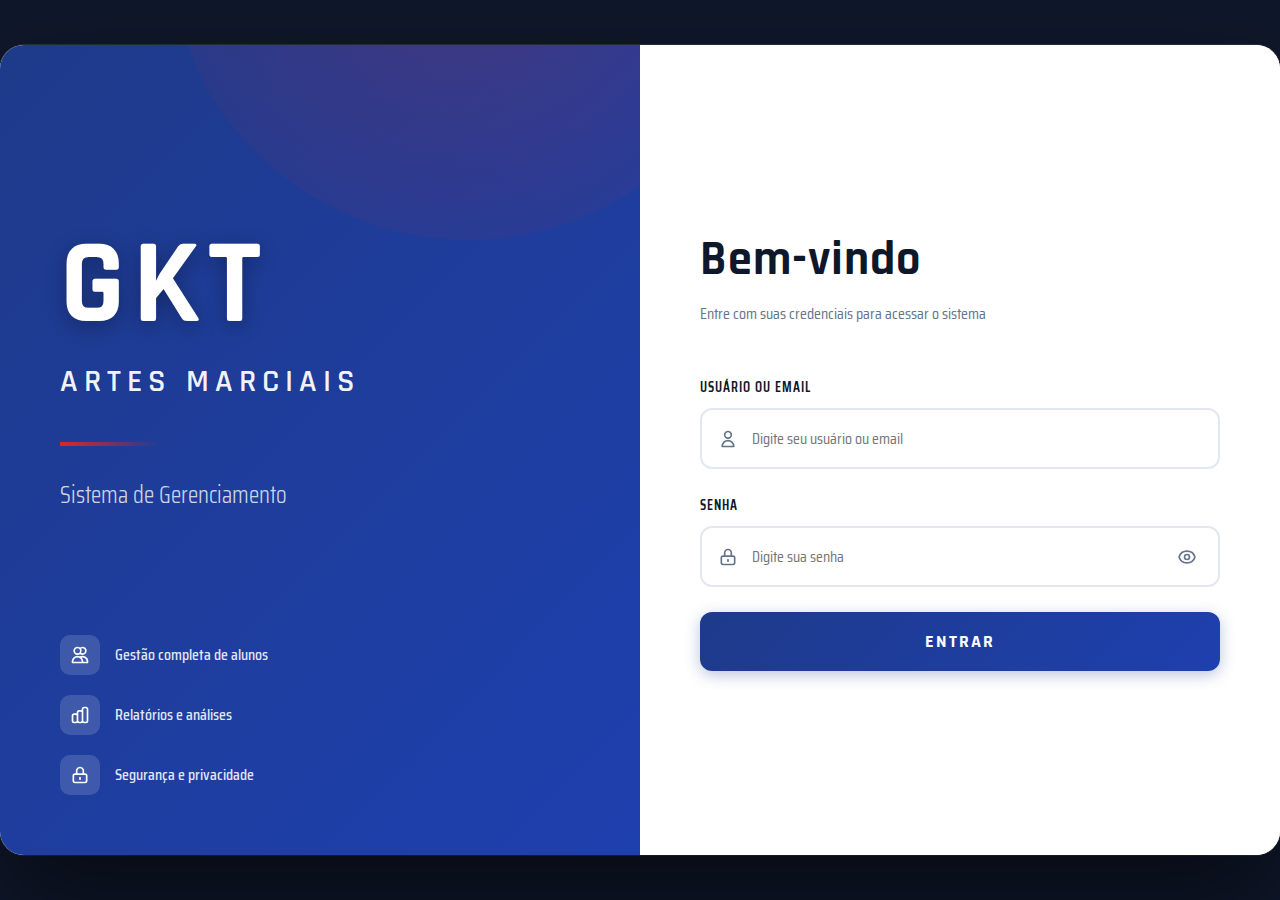
<file: index.html>
<!DOCTYPE html>
<html lang="pt-BR">
<head>
    <meta charset="UTF-8">
    <meta name="viewport" content="width=device-width, initial-scale=1.0">
    <meta name="description" content="Sistema de gerenciamento GKT">
    <title>GKT Artes Marciais - Login</title>

    <link rel="shortcut icon" href="favicon.png" type="image/x-icon">

    <link href="https://fonts.googleapis.com/css2?family=Rajdhani:wght@300;400;500;600;700&family=Saira+Condensed:wght@300;400;500;600;700&display=swap" rel="stylesheet">

    <link rel="stylesheet" href="ASSETS/CSS/loginStyle.css">
</head>
<body>
    <!-- Animated Background -->
    <div class="bg-container">
        <div class="bg-pattern"></div>
        
        <!-- Combat Shapes -->
        <div class="combat-shape shape-1"></div>
        <div class="combat-shape shape-2"></div>
        <div class="combat-shape shape-3"></div>

        <!-- Particles -->
        <div class="particle particle-1"></div>
        <div class="particle particle-2"></div>
        <div class="particle particle-3"></div>
    </div>

    <!-- Main Login Container -->
    <div class="login-container">
        <div class="login-wrapper">
            <!-- Left Side - Branding -->
            <div class="brand-side">
                <div class="combat-silhouette"></div>
                
                <div class="brand-content">
                    <div class="logo-large">GKT</div>
                    <div class="logo-subtitle">Artes Marciais</div>
                    <div class="brand-divider"></div>
                    <div class="brand-tagline">
                        Sistema de Gerenciamento
                    </div>
                </div>

                <div class="brand-features">
                    <div class="feature-item">
                        <div class="feature-icon">
                            <svg fill="none" stroke="currentColor" viewBox="0 0 24 24">
                                <path stroke-linecap="round" stroke-linejoin="round" stroke-width="2" d="M12 4.354a4 4 0 110 5.292M15 21H3v-1a6 6 0 0112 0v1zm0 0h6v-1a6 6 0 00-9-5.197M13 7a4 4 0 11-8 0 4 4 0 018 0z"/>
                            </svg>
                        </div>
                        <span>Gestão completa de alunos</span>
                    </div>
                    <div class="feature-item">
                        <div class="feature-icon">
                            <svg fill="none" stroke="currentColor" viewBox="0 0 24 24">
                                <path stroke-linecap="round" stroke-linejoin="round" stroke-width="2" d="M9 19v-6a2 2 0 00-2-2H5a2 2 0 00-2 2v6a2 2 0 002 2h2a2 2 0 002-2zm0 0V9a2 2 0 012-2h2a2 2 0 012 2v10m-6 0a2 2 0 002 2h2a2 2 0 002-2m0 0V5a2 2 0 012-2h2a2 2 0 012 2v14a2 2 0 01-2 2h-2a2 2 0 01-2-2z"/>
                            </svg>
                        </div>
                        <span>Relatórios e análises</span>
                    </div>
                    <div class="feature-item">
                        <div class="feature-icon">
                            <svg fill="none" stroke="currentColor" viewBox="0 0 24 24">
                                <path stroke-linecap="round" stroke-linejoin="round" stroke-width="2" d="M12 15v2m-6 4h12a2 2 0 002-2v-6a2 2 0 00-2-2H6a2 2 0 00-2 2v6a2 2 0 002 2zm10-10V7a4 4 0 00-8 0v4h8z"/>
                            </svg>
                        </div>
                        <span>Segurança e privacidade</span>
                    </div>
                </div>
            </div>

            <!-- Right Side - Login Form -->
            <div class="form-side">
                <div class="form-header">
                    <h1 class="form-title">Bem-vindo</h1>
                    <p class="form-subtitle">Entre com suas credenciais para acessar o sistema</p>
                </div>

                <form class="login-form" id="loginForm">
                    <div class="form-group">
                        <label class="form-label">Usuário ou Email</label>
                        <div class="input-wrapper">
                            <svg class="input-icon" fill="none" stroke="currentColor" viewBox="0 0 24 24">
                                <path stroke-linecap="round" stroke-linejoin="round" stroke-width="2" d="M16 7a4 4 0 11-8 0 4 4 0 018 0zM12 14a7 7 0 00-7 7h14a7 7 0 00-7-7z"/>
                            </svg>
                            <input 
                                type="text" 
                                class="form-input" 
                                placeholder="Digite seu usuário ou email"
                                required
                            >
                        </div>
                    </div>

                    <div class="form-group">
                        <label class="form-label">Senha</label>
                        <div class="input-wrapper">
                            <svg class="input-icon" fill="none" stroke="currentColor" viewBox="0 0 24 24">
                                <path stroke-linecap="round" stroke-linejoin="round" stroke-width="2" d="M12 15v2m-6 4h12a2 2 0 002-2v-6a2 2 0 00-2-2H6a2 2 0 00-2 2v6a2 2 0 002 2zm10-10V7a4 4 0 00-8 0v4h8z"/>
                            </svg>
                            <input 
                                type="password" 
                                class="form-input" 
                                id="passwordInput"
                                placeholder="Digite sua senha"
                                required
                            >
                            <button type="button" class="password-toggle" onclick="togglePassword()" aria-label="alternar entre mostrar ou não a senha">
                                <svg id="eyeIcon" fill="none" stroke="currentColor" viewBox="0 0 24 24">
                                    <path stroke-linecap="round" stroke-linejoin="round" stroke-width="2" d="M15 12a3 3 0 11-6 0 3 3 0 016 0z"/>
                                    <path stroke-linecap="round" stroke-linejoin="round" stroke-width="2" d="M2.458 12C3.732 7.943 7.523 5 12 5c4.478 0 8.268 2.943 9.542 7-1.274 4.057-5.064 7-9.542 7-4.477 0-8.268-2.943-9.542-7z"/>
                                </svg>
                            </button>
                        </div>
                    </div>

                    <button type="submit" class="submit-btn">
                        Entrar
                    </button>
                </form>

            </div>
        </div>
    </div>

    <script>
        // Password toggle
        function togglePassword() {
            const passwordInput = document.getElementById('passwordInput');
            const eyeIcon = document.getElementById('eyeIcon');
            
            if (passwordInput.type === 'password') {
                passwordInput.type = 'text';
                eyeIcon.innerHTML = `
                    <path stroke-linecap="round" stroke-linejoin="round" stroke-width="2" d="M13.875 18.825A10.05 10.05 0 0112 19c-4.478 0-8.268-2.943-9.543-7a9.97 9.97 0 011.563-3.029m5.858.908a3 3 0 114.243 4.243M9.878 9.878l4.242 4.242M9.88 9.88l-3.29-3.29m7.532 7.532l3.29 3.29M3 3l3.59 3.59m0 0A9.953 9.953 0 0112 5c4.478 0 8.268 2.943 9.543 7a10.025 10.025 0 01-4.132 5.411m0 0L21 21"/>
                `;
            } else {
                passwordInput.type = 'password';
                eyeIcon.innerHTML = `
                    <path stroke-linecap="round" stroke-linejoin="round" stroke-width="2" d="M15 12a3 3 0 11-6 0 3 3 0 016 0z"/>
                    <path stroke-linecap="round" stroke-linejoin="round" stroke-width="2" d="M2.458 12C3.732 7.943 7.523 5 12 5c4.478 0 8.268 2.943 9.542 7-1.274 4.057-5.064 7-9.542 7-4.477 0-8.268-2.943-9.542-7z"/>
                `;
            }
        }

        // Form submission with loading state
        document.getElementById('loginForm').addEventListener('submit', function(e) {
            e.preventDefault();
            
            const form = this;
            const submitBtn = form.querySelector('.submit-btn');
            
            // Add loading state
            form.classList.add('loading');
            submitBtn.textContent = 'Entrando...';
            
            // Simulate login process
            setTimeout(() => {
                // Redirect to dashboard
                window.location.href = 'gkt-dashboard.html';
            }, 1500);
        });

        // Add subtle mouse parallax effect to combat shapes
        document.addEventListener('mousemove', (e) => {
            const shapes = document.querySelectorAll('.combat-shape');
            const mouseX = e.clientX / window.innerWidth;
            const mouseY = e.clientY / window.innerHeight;
            
            shapes.forEach((shape, index) => {
                const speed = (index + 1) * 10;
                const x = (mouseX - 0.5) * speed;
                const y = (mouseY - 0.5) * speed;
                
                shape.style.transform = `translate(${x}px, ${y}px) rotate(${x * 0.1}deg)`;
            });
        });
    </script>
</body>
</html>
</file>
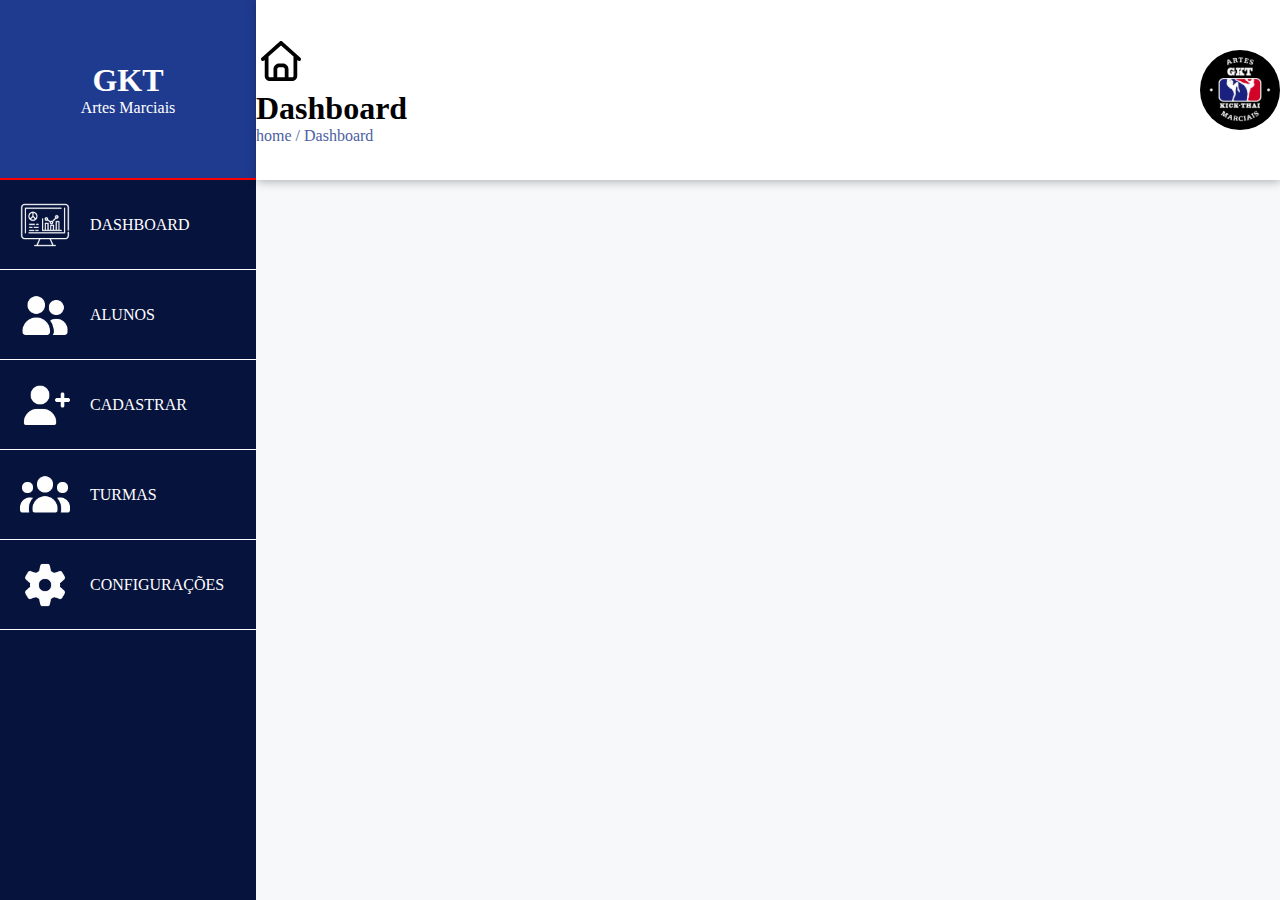
<file: dashboard.html>
<!DOCTYPE html>
<html lang="pt-br">
<head>
    <meta charset="UTF-8">
    <meta name="viewport" content="width=device-width, initial-scale=1.0">
    <meta name="description" content="Página do dashboard da GKT">
    <title>Dashboard GKT</title>

    <link rel="shortcut icon" href="favicon.png" type="image/x-icon">

    <!--css-->
    <link rel="stylesheet" href="ASSETS/CSS/dashboard.css">

    <!--media querie css-->
    <link rel="stylesheet" href="ASSETS/CSS/mq.css">

    <!--bootstrap css-->
    <link href="https://cdn.jsdelivr.net/npm/bootstrap@5.3.8/dist/css/bootstrap.min.css" rel="stylesheet" integrity="sha384-sRIl4kxILFvY47J16cr9ZwB07vP4J8+LH7qKQnuqkuIAvNWLzeN8tE5YBujZqJLB" crossorigin="anonymous">
</head>
<body>

    <!--section para organizacao de conteudos menu e header-->
    <section id="menuHeader" class="d-flex">

        <div id="menuLateral">

            <!--banner com nome da academia-->
            <div id="bannerMenu" class="d-flex flex-column align-items-center justify-content-center">

                <h1>GKT</h1>
                <p>Artes Marciais</p>

            </div>

            <div id="opcoesMenu" class="d-flex flex-column">

                <a href="#" id="dashboardPage" class="linkOpcoes">
                    <img src="ASSETS/IMGS/ICONES/iconeDashboard.png" class="me-3" alt="icone simbolizando area de dashboard" width="50px">
                    DASHBOARD
                </a>

                <a href="#" id="studentsPage" class="linkOpcoes">
                    <img src="ASSETS/IMGS/ICONES/iconeAlunos.png" class="me-3" alt="icone simbolizando area de dashboard" width="50px">
                    ALUNOS
                </a>
                
                <a href="#" id="registerPage" class="linkOpcoes">
                    <img src="ASSETS/IMGS/ICONES/iconeCadastrar.png" class="me-3" alt="icone simbolizando area de dashboard" width="50px">
                    CADASTRAR
                </a>
                
                <a href="#" id="classesPage" class="linkOpcoes">
                    <img src="ASSETS/IMGS/ICONES/iconeTurmas.png" class="me-3" alt="icone simbolizando area de dashboard" width="50px">
                    TURMAS
                </a>
                
                <a href="#" id="classesPage" class="linkOpcoes">
                    <img src="ASSETS/IMGS/ICONES/iconeConfigs.png" class="me-3" alt="icone simbolizando area de dashboard" width="50px">
                    CONFIGURAÇÕES
                </a>

            </div>

        </div>

        <!--cabecalho-->
        <header>

            <!--section para conteúdo informativo da pagina no header-->
            <section class="d-flex flex-column">

                <div class="d-flex align-items-center justify-content-center">
                    <!--icone da pagina-->
                    <img src="ASSETS/IMGS/ICONES/house-regular-full.svg" alt="icone de casa simbolizando pagina de dashboard" width="50px">

                    <!--este texto muda de acordo com a página acessada-->
                    <h1 class="m-0">Dashboard</h1>
                </div>

                <!--texto dentro do span deve mudar de acordo com a página-->
                <p class="textoAzul ps-2">home / <span>Dashboard</span></p>

            </section>

            <!--logo da gkt-->
            <img class="logoGKT" src="ASSETS/IMGS/LOGOS/logo_gktCF.png" alt="logo da academia gkt">

        </header>

    </section>

    <!--js das paginas e interações-->
    <script src="ASSETS/JS/paginas.js"></script>

    <!--bootstrap js-->
    <script src="https://cdn.jsdelivr.net/npm/bootstrap@5.3.8/dist/js/bootstrap.bundle.min.js" integrity="sha384-FKyoEForCGlyvwx9Hj09JcYn3nv7wiPVlz7YYwJrWVcXK/BmnVDxM+D2scQbITxI" crossorigin="anonymous"></script>
</body>
</html>
</file>
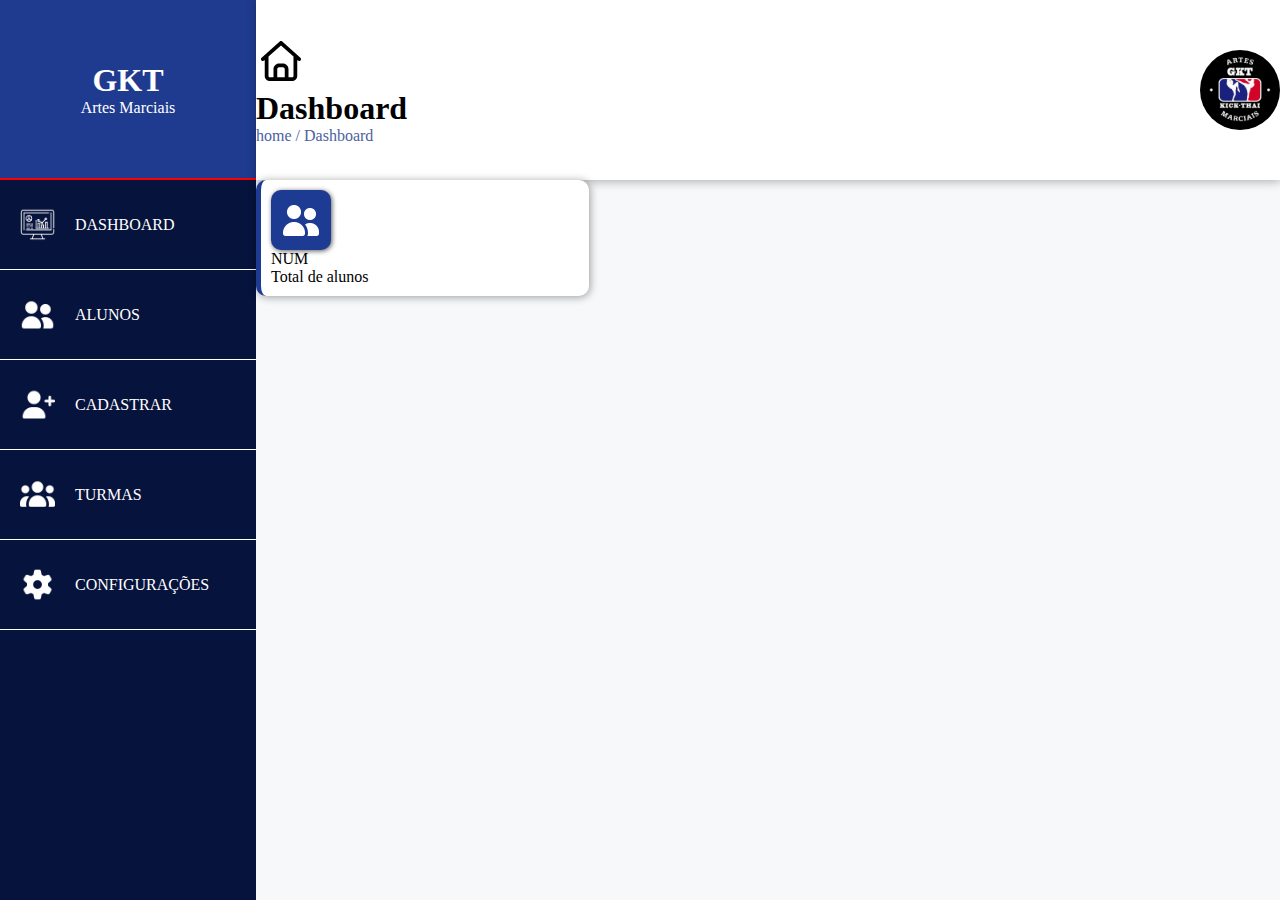
<file: sistema.html>
<!DOCTYPE html>
<html lang="pt-br">
<head>
    <meta charset="UTF-8">
    <meta name="viewport" content="width=device-width, initial-scale=1.0">
    <meta name="description" content="Página do dashboard da GKT">
    <title>Dashboard GKT</title>

    <link rel="shortcut icon" href="favicon.png" type="image/x-icon">

    <!--css-->
    <!--css do header esta neste css-->
    <link rel="stylesheet" href="ASSETS/CSS/dashboard.css">

    <!--media querie css-->
    <link rel="stylesheet" href="ASSETS/CSS/mq.css">

    <!--bootstrap css-->
    <link href="https://cdn.jsdelivr.net/npm/bootstrap@5.3.8/dist/css/bootstrap.min.css" rel="stylesheet" integrity="sha384-sRIl4kxILFvY47J16cr9ZwB07vP4J8+LH7qKQnuqkuIAvNWLzeN8tE5YBujZqJLB" crossorigin="anonymous">
</head>
<body>

    <!--section para organizacao de conteudos menu e header-->
    <section id="menuHeader" class="d-flex">

        <div id="menuLateral">

            <!--banner com nome da academia-->
            <div id="bannerMenu" class="d-flex flex-column align-items-center justify-content-center">

                <h1>GKT</h1>
                <p>Artes Marciais</p>

            </div>

            <div id="opcoesMenu" class="d-flex flex-column">

                <a href="#" id="dashboardPage" class="linkOpcoes">
                    <img src="ASSETS/IMGS/ICONES/iconeDashboard.png" alt="icone simbolizando area de dashboard" width="35px">
                    DASHBOARD
                </a>

                <a href="#" id="studentsPage" class="linkOpcoes">
                    <img src="ASSETS/IMGS/ICONES/iconeAlunos.png" alt="icone simbolizando area de dashboard" width="35px">
                    ALUNOS
                </a>
                
                <a href="#" id="registerPage" class="linkOpcoes">
                    <img src="ASSETS/IMGS/ICONES/iconeCadastrar.png" alt="icone simbolizando area de dashboard" width="35px">
                    CADASTRAR
                </a>
                
                <a href="#" id="classesPage" class="linkOpcoes">
                    <img src="ASSETS/IMGS/ICONES/iconeTurmas.png" alt="icone simbolizando area de dashboard" width="35px">
                    TURMAS
                </a>
                
                <a href="#" id="configsPages" class="linkOpcoes">
                    <img src="ASSETS/IMGS/ICONES/iconeConfigs.png" alt="icone simbolizando area de dashboard" width="35px">
                    CONFIGURAÇÕES
                </a>

            </div>

        </div>

        <section id="sectionCentralizadora" class="d-flex flex-column">

            <!--cabecalho-->
            <header>
                <!--section para conteúdo informativo da pagina no header-->
                <section class="d-flex flex-column">
                    <div class="d-flex align-items-center justify-content-center">
                        <!--icone da pagina-->
                        <img src="ASSETS/IMGS/ICONES/house-regular-full.svg" alt="icone de casa simbolizando pagina de dashboard" width="50px">
                        <!--este texto muda de acordo com a página acessada-->
                        <h1 class="m-0">Dashboard</h1>
                    </div>
                    <!--texto dentro do span deve mudar de acordo com a página-->
                    <p class="textoAzul ps-2">home / <span>Dashboard</span></p>
                </section>
                <!--logo da gkt-->
                <img class="logoGKT me-2" src="ASSETS/IMGS/LOGOS/logo_gktCF.png" alt="logo da academia gkt">
            </header>

            <!--tag que recebera troca de html via interação-->
            <main id="mainConteudoPagina" class="mt-2 d-flex align-items-center justify-content-center">
                
                <section id="infosAcademia">

                    <div id="quantidadeAlunos" class="containerInfos">

                        <div class="containerIconeInfos">
                            <img src="ASSETS/IMGS/ICONES/iconeAlunos.png" alt="icone dois bonequinhos">
                        </div>

                        <!--recebe pesquisa da soma do sql do total de alunos-->
                        <p id="numTotalAlunos">NUM</p>
                        <p>Total de alunos</p>

                    </div>

                </section>

            </main>

        </section>

    </section>

    <!--js das paginas e interações-->
    <script src="ASSETS/JS/paginas.js"></script>

    <!--bootstrap js-->
    <script src="https://cdn.jsdelivr.net/npm/bootstrap@5.3.8/dist/js/bootstrap.bundle.min.js" integrity="sha384-FKyoEForCGlyvwx9Hj09JcYn3nv7wiPVlz7YYwJrWVcXK/BmnVDxM+D2scQbITxI" crossorigin="anonymous"></script>
</body>
</html>
</file>
<file: ASSETS/CSS/loginStyle.css>
@charset "UTF-8";

* {
            margin: 0;
            padding: 0;
            box-sizing: border-box;
        }

        :root {
            --primary-blue: #1e3a8a;
            --primary-red: #dc2626;
            --dark-bg: #0f172a;
            --text-dark: #0f172a;
            --text-light: #64748b;
            --white: #ffffff;
        }

        body {
            font-family: 'Saira Condensed', sans-serif;
            background: var(--dark-bg);
            position: relative;

            padding: 10px;
        }

        /* Animated Background */
        .bg-container {
            position: fixed;
            top: 0;
            left: 0;
            width: 100%;
            height: auto;
            background: linear-gradient(135deg, #0f172a 0%, #1e293b 50%, #0f172a 100%);
            overflow: hidden;
        }

        .bg-pattern {
            position: absolute;
            width: 100%;
            height: 100%;
            background-image: 
                repeating-linear-gradient(0deg, transparent, transparent 2px, rgba(30, 58, 138, 0.03) 2px, rgba(30, 58, 138, 0.03) 4px),
                repeating-linear-gradient(90deg, transparent, transparent 2px, rgba(30, 58, 138, 0.03) 2px, rgba(30, 58, 138, 0.03) 4px);
            animation: patternMove 20s linear infinite;
        }

        @keyframes patternMove {
            0% { transform: translate(0, 0); }
            100% { transform: translate(50px, 50px); }
        }

        /* Geometric Combat Shapes */
        .combat-shape {
            position: absolute;
            opacity: 0.1;
            animation: float 20s ease-in-out infinite;
        }

        .shape-1 {
            top: 10%;
            left: 5%;
            width: 200px;
            height: 200px;
            background: linear-gradient(135deg, var(--primary-blue), transparent);
            clip-path: polygon(50% 0%, 100% 50%, 50% 100%, 0% 50%);
            animation-delay: 0s;
        }

        .shape-2 {
            top: 60%;
            right: 10%;
            width: 150px;
            height: 150px;
            background: linear-gradient(135deg, var(--primary-red), transparent);
            clip-path: polygon(30% 0%, 70% 0%, 100% 30%, 100% 70%, 70% 100%, 30% 100%, 0% 70%, 0% 30%);
            animation-delay: 3s;
        }

        .shape-3 {
            bottom: 15%;
            left: 15%;
            width: 180px;
            height: 180px;
            background: linear-gradient(135deg, var(--primary-blue), transparent);
            clip-path: polygon(50% 0%, 100% 38%, 82% 100%, 18% 100%, 0% 38%);
            animation-delay: 6s;
        }

        @keyframes float {
            0%, 100% { transform: translate(0, 0) rotate(0deg); }
            25% { transform: translate(20px, -20px) rotate(5deg); }
            50% { transform: translate(-15px, 15px) rotate(-5deg); }
            75% { transform: translate(15px, 20px) rotate(3deg); }
        }

        /* Glowing Particles */
        .particle {
            position: absolute;
            border-radius: 50%;
            pointer-events: none;
            animation: particleFloat 15s ease-in-out infinite;
        }

        .particle-1 {
            top: 20%;
            left: 30%;
            width: 4px;
            height: 4px;
            background: var(--primary-red);
            box-shadow: 0 0 10px var(--primary-red);
            animation-delay: 0s;
        }

        .particle-2 {
            top: 70%;
            left: 70%;
            width: 6px;
            height: 6px;
            background: var(--primary-blue);
            box-shadow: 0 0 15px var(--primary-blue);
            animation-delay: 2s;
        }

        .particle-3 {
            top: 40%;
            right: 20%;
            width: 3px;
            height: 3px;
            background: var(--primary-red);
            box-shadow: 0 0 8px var(--primary-red);
            animation-delay: 4s;
        }

        @keyframes particleFloat {
            0%, 100% { transform: translate(0, 0); opacity: 0.3; }
            50% { transform: translate(30px, -30px); opacity: 1; }
        }

        /* Main Container */
        .login-container {
            position: relative;
            z-index: 10;
            display: flex;
            align-items: center;
            justify-content: center;
            min-height: 100vh;
        }

        /* Split Screen Layout */
        .login-wrapper {
            display: flex;
            width: 100%;
            max-width: 1400px;
            height: 700px;
            background: rgba(255, 255, 255, 0.98);
            border-radius: 24px;
            overflow: hidden;
            box-shadow: 
                0 50px 100px rgba(0, 0, 0, 0.5),
                0 0 0 1px rgba(255, 255, 255, 0.1),
                inset 0 0 0 1px rgba(255, 255, 255, 0.2);
            animation: slideUp 0.8s ease forwards;
        }

        @keyframes slideUp {
            from {
                opacity: 0;
                transform: translateY(50px);
            }
            to {
                opacity: 1;
                transform: translateY(0);
            }
        }

        /* Left Side - Branding */
        .brand-side {
            flex: 1;
            background: linear-gradient(135deg, var(--primary-blue) 0%, #1e40af 100%);
            padding: 60px;
            display: flex;
            flex-direction: column;
            justify-content: space-between;
            position: relative;
            overflow: hidden;
        }

        .brand-side::before {
            content: '';
            position: absolute;
            top: -50%;
            right: -20%;
            width: 600px;
            height: 600px;
            background: radial-gradient(circle, rgba(220, 38, 38, 0.2), transparent);
            border-radius: 50%;
            animation: pulse 4s ease-in-out infinite;
        }

        @keyframes pulse {
            0%, 100% { transform: scale(1); opacity: 0.3; }
            50% { transform: scale(1.1); opacity: 0.5; }
        }

        .brand-content {
            position: relative;
            z-index: 2;
        }

        .logo-large {
            font-family: 'Rajdhani', sans-serif;
            font-size: 120px;
            font-weight: 700;
            color: white;
            letter-spacing: 8px;
            line-height: 1;
            margin-bottom: 15px;
            text-shadow: 0 5px 20px rgba(0, 0, 0, 0.3);
            animation: logoGlow 3s ease-in-out infinite;
        }

        @keyframes logoGlow {
            0%, 100% { text-shadow: 0 5px 20px rgba(0, 0, 0, 0.3); }
            50% { text-shadow: 0 5px 30px rgba(220, 38, 38, 0.5), 0 0 40px rgba(220, 38, 38, 0.3); }
        }

        .logo-subtitle {
            font-family: 'Rajdhani', sans-serif;
            font-size: 32px;
            font-weight: 600;
            color: rgba(255, 255, 255, 0.95);
            text-transform: uppercase;
            letter-spacing: 6px;
            margin-bottom: 40px;
        }

        .brand-divider {
            width: 100px;
            height: 4px;
            background: linear-gradient(90deg, var(--primary-red), transparent);
            margin-bottom: 30px;
        }

        .brand-tagline {
            font-size: 24px;
            color: rgba(255, 255, 255, 0.8);
            line-height: 1.6;
            font-weight: 300;
            max-width: 400px;
        }

        .brand-features {
            position: relative;
            z-index: 2;
            display: flex;
            flex-direction: column;
            gap: 20px;
        }

        .feature-item {
            display: flex;
            align-items: center;
            gap: 15px;
            color: rgba(255, 255, 255, 0.9);
            font-size: 16px;
            font-weight: 500;
        }

        .feature-icon {
            width: 40px;
            height: 40px;
            background: rgba(255, 255, 255, 0.15);
            border-radius: 10px;
            display: flex;
            align-items: center;
            justify-content: center;
            flex-shrink: 0;
            backdrop-filter: blur(10px);
        }

        .feature-icon svg {
            width: 20px;
            height: 20px;
            color: white;
        }

        /* Right Side - Login Form */
        .form-side {
            flex: 1;
            padding: 80px 60px;
            display: flex;
            flex-direction: column;
            justify-content: center;
            background: white;
        }

        .form-header {
            margin-bottom: 50px;
        }

        .form-title {
            font-family: 'Rajdhani', sans-serif;
            font-size: 48px;
            font-weight: 700;
            color: var(--text-dark);
            margin-bottom: 10px;
            letter-spacing: 1px;
        }

        .form-subtitle {
            font-size: 16px;
            color: var(--text-light);
            font-weight: 400;
        }

        .login-form {
            display: flex;
            flex-direction: column;
            gap: 25px;
        }

        .form-group {
            position: relative;
        }

        .form-label {
            display: block;
            font-size: 14px;
            font-weight: 600;
            color: var(--text-dark);
            margin-bottom: 10px;
            text-transform: uppercase;
            letter-spacing: 1px;
        }

        .input-wrapper {
            position: relative;
        }

        .input-icon {
            position: absolute;
            left: 18px;
            top: 50%;
            transform: translateY(-50%);
            width: 20px;
            height: 20px;
            color: var(--text-light);
            z-index: 2;
        }

        .form-input {
            width: 100%;
            padding: 16px 20px 16px 50px;
            border: 2px solid #e2e8f0;
            border-radius: 12px;
            font-size: 16px;
            font-family: 'Saira Condensed', sans-serif;
            transition: all 0.3s ease;
            background: white;
        }

        .form-input:focus {
            outline: none;
            border-color: var(--primary-blue);
            box-shadow: 0 0 0 4px rgba(30, 58, 138, 0.1);
        }

        .form-input:focus + .input-icon {
            color: var(--primary-blue);
        }

        .input-icon + .form-input:focus {
            border-color: var(--primary-blue);
        }

        .password-toggle {
            position: absolute;
            right: 18px;
            top: 50%;
            transform: translateY(-50%);
            background: none;
            border: none;
            color: var(--text-light);
            cursor: pointer;
            padding: 5px;
            display: flex;
            align-items: center;
            justify-content: center;
            transition: color 0.3s ease;
        }

        .password-toggle:hover {
            color: var(--primary-blue);
        }

        .password-toggle svg {
            width: 20px;
            height: 20px;
        }

        .form-options {
            display: flex;
            justify-content: space-between;
            align-items: center;
            margin-top: -10px;
        }

        .remember-me {
            display: flex;
            align-items: center;
            gap: 8px;
            cursor: pointer;
            user-select: none;
        }

        .remember-me input[type="checkbox"] {
            width: 18px;
            height: 18px;
            cursor: pointer;
            accent-color: var(--primary-blue);
        }

        .remember-me label {
            font-size: 14px;
            color: var(--text-dark);
            cursor: pointer;
            font-weight: 500;
        }

        .forgot-password {
            font-size: 14px;
            color: var(--primary-blue);
            text-decoration: none;
            font-weight: 600;
            transition: all 0.3s ease;
        }

        .forgot-password:hover {
            color: var(--primary-red);
            text-decoration: underline;
        }

        .submit-btn {
            width: 100%;
            padding: 18px;
            background: linear-gradient(135deg, var(--primary-blue), #1e40af);
            color: white;
            border: none;
            border-radius: 12px;
            font-size: 18px;
            font-weight: 700;
            font-family: 'Rajdhani', sans-serif;
            text-transform: uppercase;
            letter-spacing: 2px;
            cursor: pointer;
            transition: all 0.3s ease;
            box-shadow: 0 4px 15px rgba(30, 58, 138, 0.3);
            position: relative;
            overflow: hidden;
        }

        .submit-btn::before {
            content: '';
            position: absolute;
            top: 0;
            left: -100%;
            width: 100%;
            height: 100%;
            background: linear-gradient(90deg, transparent, rgba(255, 255, 255, 0.3), transparent);
            transition: left 0.5s ease;
        }

        .submit-btn:hover::before {
            left: 100%;
        }

        .submit-btn:hover {
            transform: translateY(-2px);
            box-shadow: 0 8px 25px rgba(30, 58, 138, 0.4);
        }

        .submit-btn:active {
            transform: translateY(0);
        }

        .divider {
            display: flex;
            align-items: center;
            gap: 20px;
            margin: 30px 0;
        }

        .divider-line {
            flex: 1;
            height: 1px;
            background: #e2e8f0;
        }

        .divider-text {
            font-size: 14px;
            color: var(--text-light);
            font-weight: 500;
        }

        .alternative-login {
            display: flex;
            gap: 15px;
        }

        .social-btn {
            flex: 1;
            padding: 14px;
            border: 2px solid #e2e8f0;
            border-radius: 12px;
            background: white;
            cursor: pointer;
            display: flex;
            align-items: center;
            justify-content: center;
            gap: 10px;
            font-size: 15px;
            font-weight: 600;
            color: var(--text-dark);
            transition: all 0.3s ease;
        }

        .social-btn:hover {
            border-color: var(--primary-blue);
            background: rgba(30, 58, 138, 0.05);
            transform: translateY(-2px);
        }

        .social-btn svg {
            width: 20px;
            height: 20px;
        }

        .form-footer {
            margin-top: 30px;
            text-align: center;
            font-size: 14px;
            color: var(--text-light);
        }

        .form-footer a {
            color: var(--primary-blue);
            font-weight: 600;
            text-decoration: none;
            transition: color 0.3s ease;
        }

        .form-footer a:hover {
            color: var(--primary-red);
            text-decoration: underline;
        }

        /* Responsive */
        @media screen and (min-width:1025px) {

            body{
                padding: 0px;
            }

            .login-wrapper{
                height: 90vh;
            }
        }

        @media (max-width: 1024px) {
            .login-wrapper {
                flex-direction: column;
                height: auto;
                max-width: 600px;
            }

            .brand-side {
                padding: 40px;
                min-height: 300px;
            }

            .logo-large {
                font-size: 80px;
            }

            .logo-subtitle {
                font-size: 24px;
            }

            .brand-tagline {
                font-size: 18px;
            }

            .form-side {
                padding: 40px 30px;
            }

            .form-title {
                font-size: 36px;
            }

            .combat-silhouette {
                width: 250px;
                height: 250px;
            }
        }

        @media (max-width: 640px) {
            .login-wrapper {
                border-radius: 16px;
            }

            .brand-side {
                padding: 30px 20px;
            }

            .logo-large {
                font-size: 60px;
            }

            .logo-subtitle {
                font-size: 20px;
            }

            .form-side {
                padding: 30px 20px;
            }

            .form-title {
                font-size: 28px;
            }

            .alternative-login {
                flex-direction: column;
            }

            .brand-features {
                display: none;
            }
        }

        /* Loading Animation */
        .loading {
            pointer-events: none;
            opacity: 0.7;
        }

        .loading .submit-btn::after {
            content: '';
            position: absolute;
            width: 20px;
            height: 20px;
            border: 3px solid rgba(255, 255, 255, 0.3);
            border-top-color: white;
            border-radius: 50%;
            animation: spin 0.8s linear infinite;
            top: 50%;
            left: 50%;
            margin-left: -10px;
            margin-top: -10px;
        }

        @keyframes spin {
            to { transform: rotate(360deg); }
        }
</file>
<file: ASSETS/CSS/dashboard.css>
@charset "UTF-8";

/*configs gerais*/
*{
    margin: 0px;
    padding: 0px;
    box-sizing: border-box;
}

:root{
    --brancoGelo: #F6F8FA;
    --branco: white;
    --textoAzul: #4B61A1;
    --azulClaro: #1F3B8F;
    --azulEscuro: #06133C;
    --azulSelecionado: #263C81;
    --bckgTotalAlunos: #1E3B93;
}

body{
    background-color: var(--brancoGelo);
}

/*Inicio area menu*/
#menuLateral{
    display: none;
}

#bannerMenu{
    background-color: var(--azulClaro);

    color: white;

    height: 10vh;

    border-bottom: 2px solid red;
}

#opcoesMenu{
    background-color: var(--azulEscuro);

    height: 80vh;
}

.linkOpcoes{
    display: flex;
    align-items: center;

    background-color: var(--azulEscuro);

    color: white;

    text-decoration: none;

    height: 10vh;

    border-bottom: 1px solid white;

    transition: .5s;

    padding: 20px;
}

.linkOpcoes:hover{
    background-color: var(--azulSelecionado);
}

.linkOpcoes img{
    margin-right: 20px;
}

.linkSelecionado{
    background-color: var(--azulSelecionado);
}

/*Fim area menu*/

/*Inicio area header*/
header{
    background-color: var(--branco);

    height: 20vh;

    width: 100vw;

    box-shadow: 1px 1px 10px rgba(0, 0, 0, 0.325);

    display: flex;
    align-items: center;
    justify-content: space-between;
}

.logoGKT{
    border-radius: 50%;

    width: 80px;
    height: 80px;
}

.textoAzul{
    color: var(--textoAzul);
}

/*Fim area header*/

/*conteudo do dashboard*/
.containerInfos{
    background-color: white;

    box-shadow: 1px 1px 8px rgba(0, 0, 0, 0.381);

    padding: 10px;

    width: 333px;

    border-radius: 10px;
}

.containerIconeInfos{
    background-color: var(--bckgTotalAlunos);

    width: 60px;
    height: 60px;

    display: flex;
    align-items: center;
    justify-content: center;

    border-radius: 10px;

    box-shadow: 1px 1px 5px rgba(0, 0, 0, 0.648);
}

.containerIconeInfos img{
    width: 40px;
}

#quantidadeAlunos{
    border-left: 5px solid var(--bckgTotalAlunos);
    box-sizing: border-box;
}
</file>
<file: ASSETS/CSS/mq.css>
@charset "UTF-8";

@media screen and (min-width:900px) and (max-width: 1200px) {

    #menuHeader{
        display: flex;
    }

    #bannerMenu{
        height: 20vh;
    }

    #menuLateral{
        display: flex;
        flex-direction: column;

        width: 30vw;
    }

    header{
        height: 20vh;
        width: 70vw;
    }

}

@media screen and (min-width:1201px){
    #menuLateral{
        display: flex;
        flex-direction: column;

        width: 20vw;
    }

    header{
        display: flex;
        justify-content: space-between;
        align-items: center;

        height: 20vh;
        width: 80vw;
    }

    #menuHeader{
        display: flex;
    }

    #bannerMenu{
        display: flex;
        align-items: center;
        justify-content: center;
        flex-direction: column;

        height: 20vh;
    }
}
</file>
